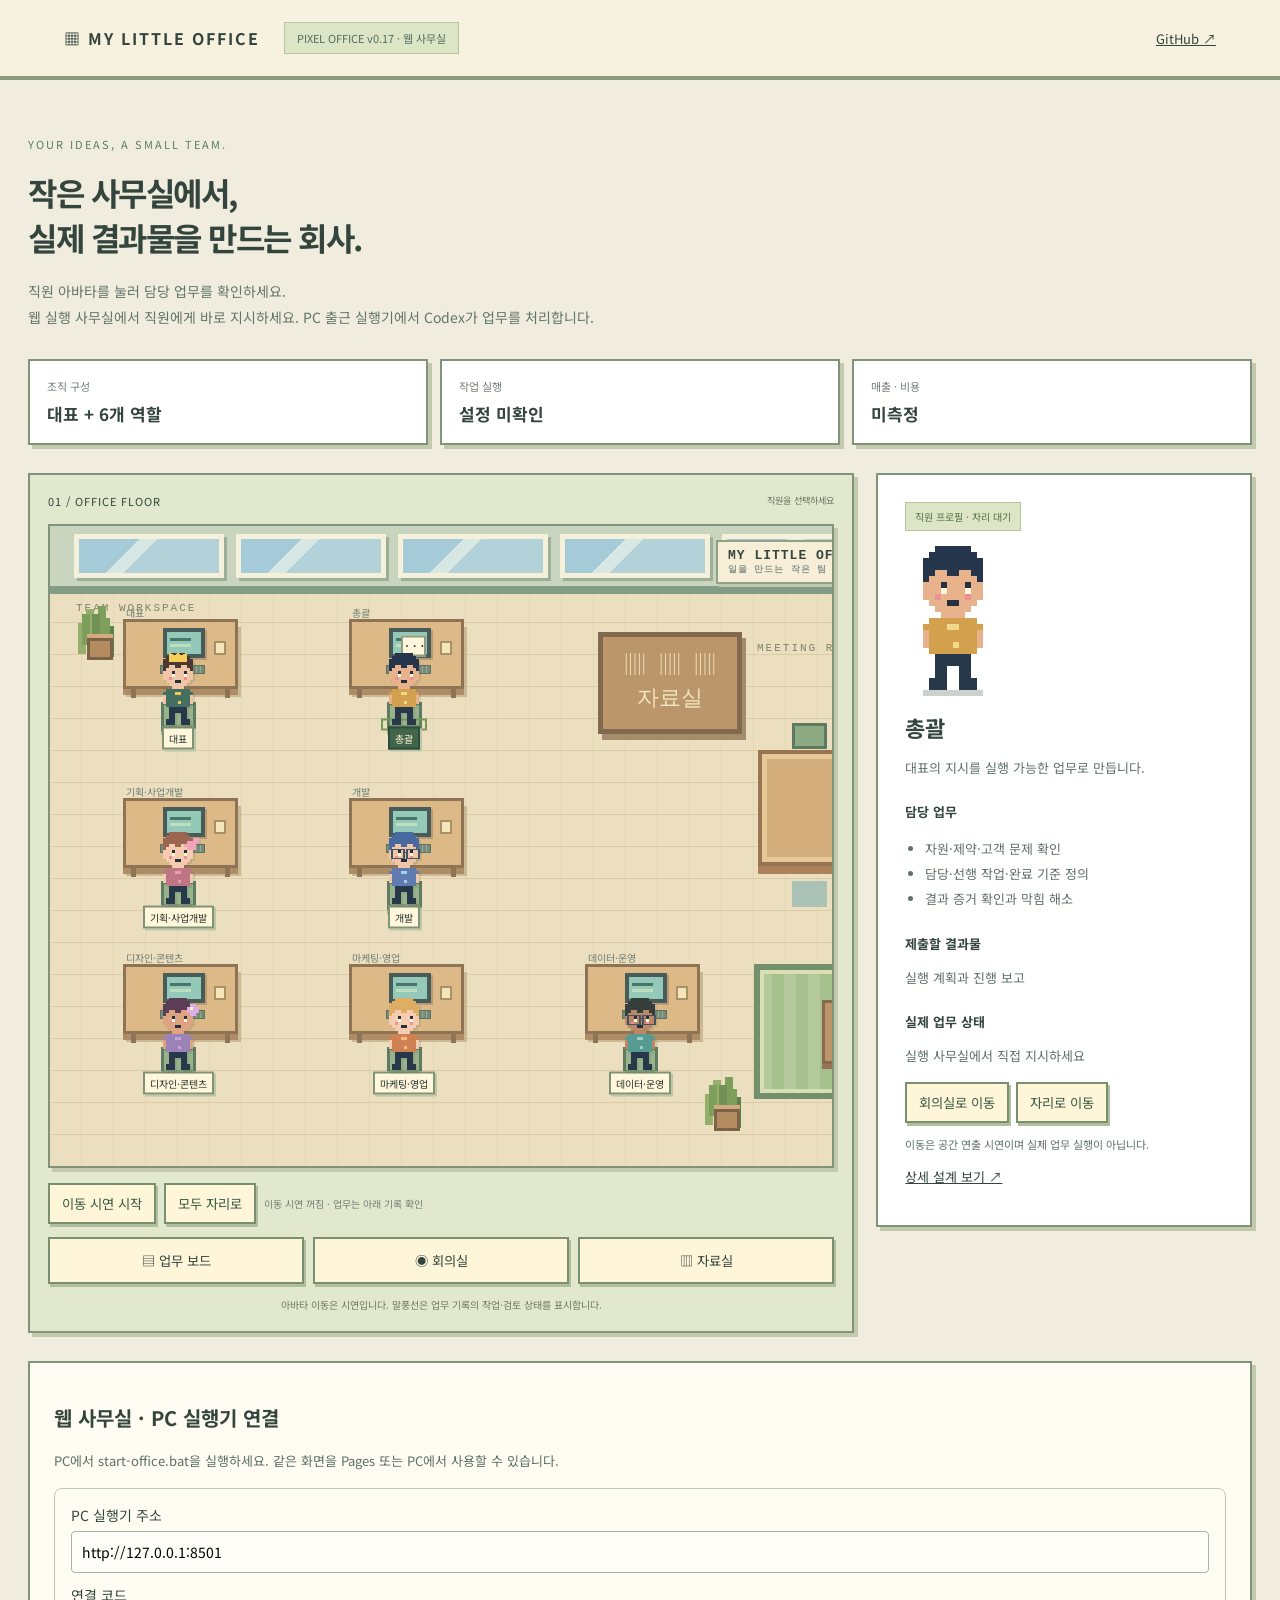
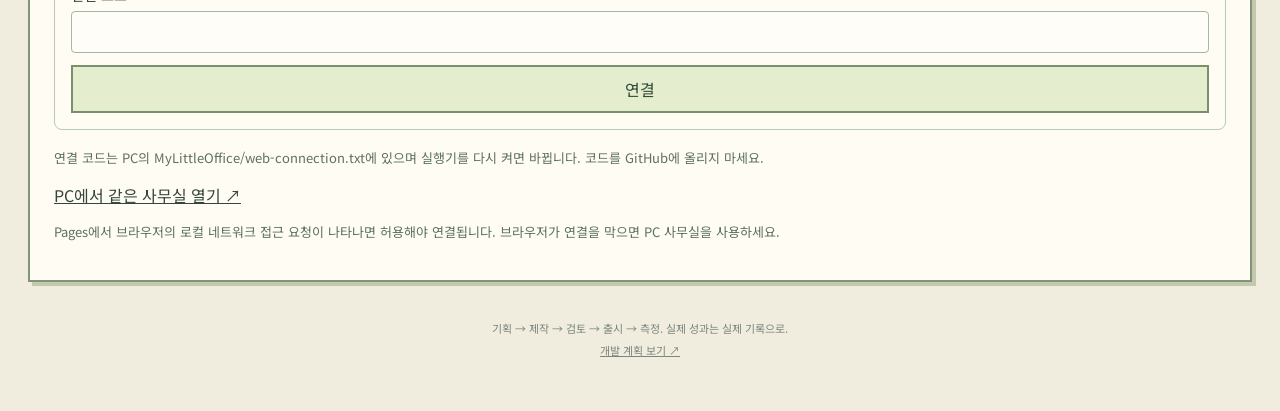
<file: site/index.html>
<!doctype html>
<html lang="ko"><head><meta charset="UTF-8"><meta name="viewport" content="width=device-width,initial-scale=1"><title>My Little Office · 작은 AI 회사</title><link rel="stylesheet" href="style.css?v=0.17"></head>
<body><header><a class="brand" href="#office">▦ MY LITTLE OFFICE</a><span class="badge">PIXEL OFFICE v0.17 · 웹 사무실</span><a href="https://github.com/ryemso/my_little_office">GitHub ↗</a></header>
<main><section class="intro"><p class="eyebrow">YOUR IDEAS, A SMALL TEAM.</p><h1>작은 사무실에서,<br>실제 결과물을 만드는 회사.</h1><p>직원 아바타를 눌러 담당 업무를 확인하세요.<br>웹 실행 사무실에서 직원에게 바로 지시하세요. PC 출근 실행기에서 Codex가 업무를 처리합니다.</p></section>
<div class="metrics"><div><small>조직 구성</small><strong>대표 + 6개 역할</strong></div><div><small>작업 실행</small><strong id="ai-connection">설정 미확인</strong></div><div><small>매출 · 비용</small><strong>미측정</strong></div></div>
<div class="workspace" id="office"><section class="floor" aria-label="사무실"><div class="floor-title"><span>01 / OFFICE FLOOR</span><small>직원을 선택하세요</small></div><div class="scene-scroll"><div class="scene" id="scene" aria-label="직원 아바타가 있는 2D 사무실"><div class="windows"><i></i><i></i><i></i><i></i><i></i></div><div class="wall-sign">MY LITTLE OFFICE <small>일을 만드는 작은 팀</small></div><div class="zone team-zone">TEAM WORKSPACE</div><div class="zone meeting-zone">MEETING ROOM</div><div class="meeting-table"></div><div class="meeting-chairs"></div><div class="shelf">▥ ▥ ▥<br>자료실</div><div class="rug"></div><div class="coffee"><span class="pixel-coffee"></span><small>라운지</small></div><div class="plant p1"><span class="pixel-leaves"></span></div><div class="plant p2"><span class="pixel-leaves"></span></div><div class="plant p3"><span class="pixel-leaves"></span></div><div id="furniture"></div><div class="desks" id="desks"></div></div></div><div class="scene-controls"><button id="demo-toggle" aria-pressed="false">이동 시연 시작</button><button id="return-desks">모두 자리로</button><span id="scene-status" role="status">이동 시연 꺼짐 · 업무는 아래 기록 확인</span></div><div class="rooms"><button data-view="workflow">▤ 업무 보드</button><button data-view="decisions">◉ 회의실</button><button data-view="library">▥ 자료실</button></div><p class="floor-note">아바타 이동은 시연입니다. 말풍선은 업무 기록의 작업·검토 상태를 표시합니다.</p></section>
<section class="detail" aria-live="polite" id="detail"></section></div>
<section class="ai-panel" id="work-panel" aria-label="AI 업무 연결"></section><footer>기획 → 제작 → 검토 → 출시 → 측정. 실제 성과는 실제 기록으로.<br><a href="https://github.com/ryemso/my_little_office/blob/main/docs/ROADMAP.md">개발 계획 보기 ↗</a></footer></main><script src="app.js?v=0.17"></script><script src="runtime.js?v=0.19.5"></script></body></html>
</file>
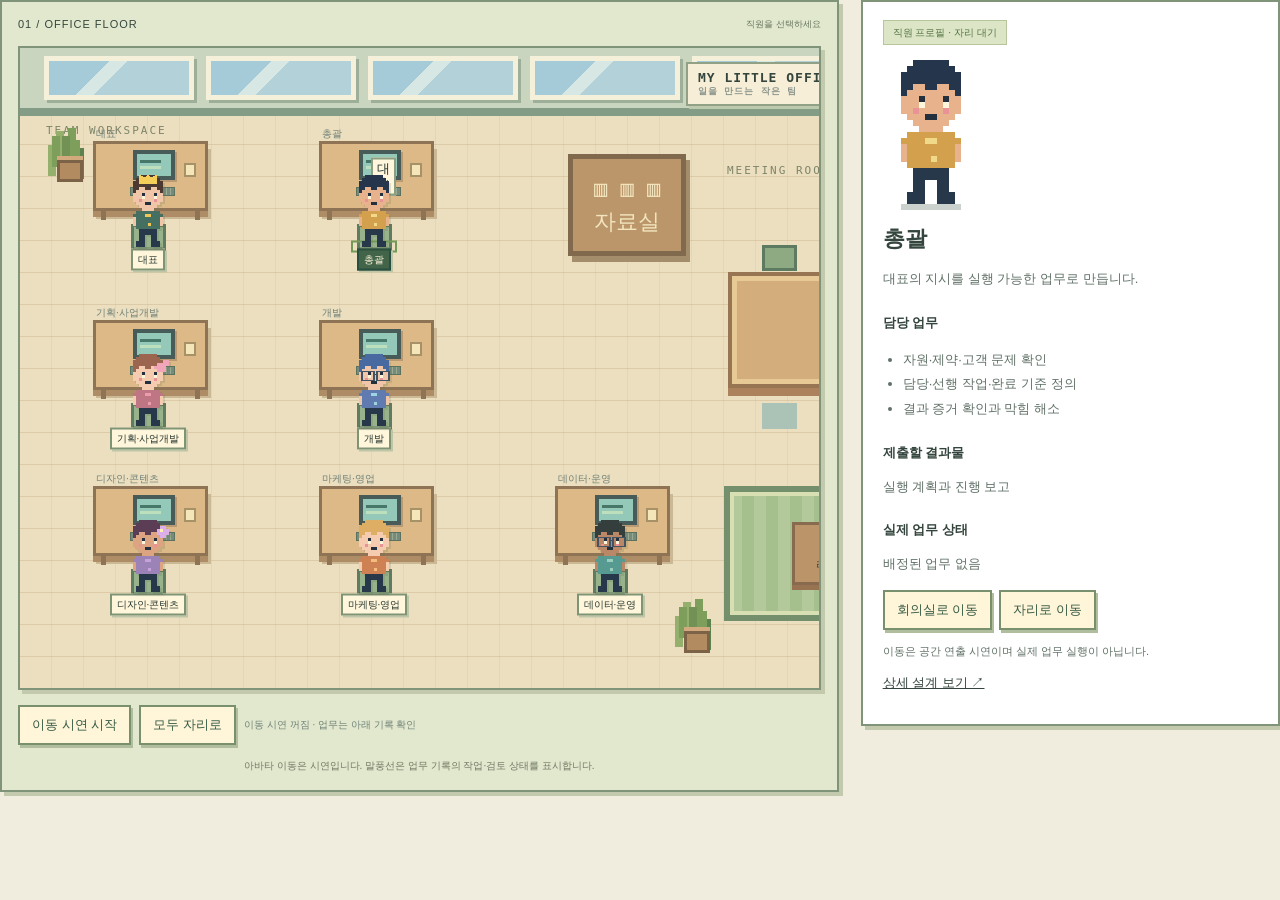
<file: office/component/index.html>
<!doctype html><html lang="ko"><meta charset="utf-8"><style>:root{font-family:'Noto Sans KR',sans-serif;color:#26362f;background:#f5f5ef}*{box-sizing:border-box}body{margin:0}a{color:inherit}header{display:flex;align-items:center;gap:24px;padding:22px 5%;border-bottom:1px solid #dce1d6;background:#fcfcf8}.brand{font-weight:700;text-decoration:none;letter-spacing:1px}header>a:last-child{margin-left:auto;font-size:13px}.badge{font-size:11px;color:#586a5f;background:#e6ecdf;padding:7px 12px;border-radius:30px}main{max-width:1240px;margin:auto;padding:45px 28px}.eyebrow{font-size:11px;letter-spacing:2px;color:#5c7d66}.intro h1{font-size:clamp(27px,4vw,42px);line-height:1.4;letter-spacing:-1.5px;margin:18px 0}.intro>p:last-child{color:#64756a;line-height:1.9;font-size:14px}.metrics{display:flex;gap:12px;margin:28px 0}.metrics>div{flex:1;border:1px solid #dce1d6;border-radius:12px;background:white;padding:17px}.metrics small{display:block;color:#728075;font-size:11px}.metrics strong{display:block;font-size:17px;margin-top:7px}.workspace{display:grid;grid-template-columns:1.5fr 1fr;gap:22px;align-items:start}.floor{padding:25px;border:1px solid #ced6c5;border-radius:18px;background:repeating-linear-gradient(0deg,#e9e3d2 0,#e9e3d2 46px,#dfd7c2 47px,#dfd7c2 48px)}.floor-title{display:flex;justify-content:space-between;font-size:11px;letter-spacing:1px;margin-bottom:23px}.floor-title small{letter-spacing:0;color:#68755e}.desks{display:grid;grid-template-columns:repeat(3,1fr);gap:20px 14px}.desk{position:relative;cursor:pointer;border:1px solid #c2c9b6;border-radius:12px;background:#fafbf5;padding:18px 9px 15px;box-shadow:0 6px 0 #c3bda8;min-height:140px;color:inherit;font-family:inherit}.desk.active{outline:3px solid #3a6951;background:#f0f7e9}.desk .avatar{display:block;font-size:30px;margin:0 auto 8px}.desk strong{display:block;font-size:12px}.desk small{display:block;font-size:10px;margin-top:8px;color:#72816b}.desk:first-child{grid-column:span 3;min-height:90px;background:#e2ecd7}.rooms{display:flex;gap:9px;margin-top:29px}.rooms button{flex:1;padding:12px 4px;background:#f9f8ed;border:1px solid #c7c5ae;border-radius:7px;cursor:pointer;color:inherit;font-family:inherit}.floor-note{font-size:10px;color:#727863;text-align:center;margin:20px 0 0}.detail{padding:27px;background:white;border:1px solid #dce1d6;border-radius:18px;min-height:440px}.detail h2{font-size:24px;margin:10px 0 12px}.detail p,.detail li{font-size:13px;line-height:1.9;color:#617167}.detail h3{font-size:13px;margin:22px 0 8px}.detail ul,.detail ol{padding-left:20px}.tag{font-size:10px;background:#edf2e7;padding:6px 9px;border-radius:5px;color:#557344}.doc{display:block;margin:12px 0;font-size:13px}.flow{display:flex;flex-wrap:wrap;gap:7px}.flow span{font-size:12px;padding:9px;background:#edf2e7;border-radius:7px}footer{margin:35px 0 5px;text-align:center;font-size:11px;color:#7b867d;line-height:2}button:focus-visible,a:focus-visible{outline:3px solid #3a6951;outline-offset:3px}@media(max-width:760px){header{padding:18px;flex-wrap:wrap;gap:12px}.badge{order:3}main{padding:28px 16px}.workspace{grid-template-columns:1fr}.metrics{gap:6px}.metrics>div{padding:12px 8px}.metrics strong{font-size:13px}.floor{padding:19px}.desks{gap:18px 9px}.desk{min-height:135px}.detail{min-height:0}}

/* Spatial office: original code-native avatars and furniture. */
.workspace{grid-template-columns:minmax(0,2.2fr) minmax(280px,1fr)}main{max-width:1540px}.intro h1{font-size:32px}.intro{margin-bottom:20px}.floor{padding:18px;background:#eceee8;min-width:0}.floor-title{margin-bottom:15px}.scene-scroll{overflow:auto;border-radius:12px;border:1px solid #cdd5ca}.scene{width:960px;height:640px;position:relative;background:repeating-linear-gradient(0deg,transparent,transparent 47px,#deded5 48px),repeating-linear-gradient(90deg,#eeeee5,#eeeee5 47px,#e2e2d8 48px);isolation:isolate;overflow:hidden}.windows{height:68px;background:#e6e7ed;border-bottom:10px solid #c4c5cc;display:flex;gap:14px;padding:9px 28px}.windows i{width:150px;background:linear-gradient(135deg,#dceaf2 40%,#eff9fe 41%,#d5e9f2 70%);border:6px solid #fcfcff;box-shadow:0 2px 0 #b9c4cd}.wall-sign{position:absolute;left:645px;top:20px;font-weight:700;letter-spacing:2px;background:#fafbf6;padding:8px 18px;border-radius:4px;font-size:13px}.wall-sign small{display:block;font-size:9px;letter-spacing:1px;color:#8b958d}.zone{position:absolute;font-size:10px;letter-spacing:2px;color:#8a9a94}.team-zone{top:76px;left:26px}.meeting-zone{left:707px;top:116px}.meeting-table{position:absolute;left:708px;top:224px;width:195px;height:116px;border-radius:40px;background:#c5aa88;box-shadow:0 9px 0 #aa9176,inset 0 0 0 7px #ddc7a7}.meeting-chairs{position:absolute;left:742px;top:197px;width:35px;height:26px;border-radius:8px;background:#abc3b7;box-shadow:72px 0 #abc3b7,0 158px #abc3b7,72px 158px #abc3b7}.shelf{position:absolute;left:548px;top:106px;background:#b4a18c;color:#f6f0df;border:6px solid #c8b79f;border-radius:4px;padding:13px 21px;font-size:22px;line-height:1.5;text-align:center;box-shadow:0 5px #8f897c}.rug{position:absolute;left:704px;top:438px;width:204px;height:135px;border-radius:35px;background:#d9e3db;border:5px solid #c6d5c9}.coffee{position:absolute;left:772px;top:474px;background:#c2aa8f;border-radius:50%;padding:10px 20px;font-size:26px;box-shadow:0 5px #ad987d}.coffee small{display:block;font-size:10px}.plant{position:absolute;font-size:45px}.p1{top:81px;left:25px}.p2{top:88px;left:884px}.p3{top:552px;left:652px}.workdesk{position:absolute;width:115px;height:70px;background:#fdfcf9;border:2px solid #cbc7bb;border-radius:5px;box-shadow:0 6px 0 #bab9ad}.monitor{position:absolute;left:37px;top:6px;width:42px;height:30px;border:4px solid #53616b;border-radius:2px;background:#c9e2e8}.monitor i{display:block;width:21px;height:3px;background:#8ebcc7;box-shadow:0 6px #b0ccd4;margin:6px 3px}.monitor:after{content:'';position:absolute;left:13px;top:26px;width:9px;height:6px;background:#7b8589}.keyboard{position:absolute;left:34px;top:43px;width:45px;height:9px;background:repeating-linear-gradient(90deg,#ddd 0,#ddd 3px,#fff 4px);border:1px solid #bfc4c4}.mug{position:absolute;right:9px;top:19px;width:12px;height:14px;border-radius:3px;background:#8fa99a}.workdesk small{position:absolute;left:0;top:-17px;font-size:10px;color:#6e7f76}.chair{position:absolute;width:35px;height:29px;background:#c4cec6;border:3px solid #eaf0ea;border-radius:9px;box-shadow:0 5px #a9b5ae}.desks{display:contents}.employee{position:absolute;transform:translate(-50%,-50%);padding:0;width:66px;height:68px;border:0;background:none;cursor:pointer;display:flex;align-items:center;flex-direction:column;font-family:inherit;color:#26362f}.employee svg{flex:none;filter:drop-shadow(0 2px 1px #64786b20)}.employee .nameplate{font-size:10px;white-space:nowrap;background:#fffef5ed;border:1px solid #d8dfd3;border-radius:5px;padding:2px 7px;margin-top:-1px}.employee.active .nameplate{background:#294f40;color:white;border-color:#294f40}.employee.active:after{content:'';width:39px;height:12px;border:2px solid #61aa88;border-radius:50%;position:absolute;top:44px;z-index:-1}.bubble{position:absolute;top:-17px;left:36px;background:white;border:1px solid #cad8cb;border-radius:7px;font-size:13px;line-height:17px;width:25px;opacity:0}.employee:hover .bubble,.employee.active .bubble{opacity:1}.walking .person{animation:step .25s infinite alternate}.walking .bubble{opacity:1}.scene-controls{display:flex;gap:8px;align-items:center;flex-wrap:wrap;margin:15px 0 0}.scene-controls button,.profile-actions button{padding:9px 12px;border:1px solid #b8c8bb;border-radius:7px;background:white;font-family:inherit;color:#365b45;cursor:pointer}.scene-controls span{font-size:10px;color:#718177}.rooms{margin-top:13px}.profile-avatar svg{width:70px;height:98px;image-rendering:pixelated}.profile-avatar{margin-top:25px}.profile-actions{display:flex;gap:7px;flex-wrap:wrap}.hint{font-size:11px!important}.floor-note{margin:12px 0 0}@keyframes step{from{transform:translateY(0)}to{transform:translateY(-2px)}}@media(prefers-reduced-motion:reduce){.walking .person{animation:none}}@media(max-width:1100px){.workspace{grid-template-columns:1fr}.detail{min-height:0}.scene{transform-origin:top left}.scene-scroll{max-height:660px}}@media(max-width:600px){.intro h1{font-size:25px}.scene-scroll{height:420px}.scene{transform:scale(.72);width:960px}.scene-scroll{overflow:auto}.floor{padding:12px}.detail{padding:22px}}

/* Soft chibi proportions, round faces and larger profile preview. */
.employee svg{width:48px;height:58px}.profile-avatar svg{width:88px;height:106px;image-rendering:auto}.employee.active:after{width:44px;top:47px}.employee:hover svg{filter:drop-shadow(0 3px 3px #64786b45)}

/* v0.3: original 8/16-bit office art. */
:root{background:#f0eddf;color:#34453d}header{background:#f7f2df;border-bottom:4px solid #8b9c7e}.brand{letter-spacing:2px}.badge,.tag{border-radius:0;background:#dce6c7;border:1px solid #b6c59c}.metrics>div,.floor,.detail,.scene-scroll{border-radius:0;border:2px solid #80947a;box-shadow:4px 4px 0 #c3c9ad}.floor{background:#e1e8ce}.scene{height:640px;background:repeating-linear-gradient(0deg,transparent 0,transparent 31px,#ccb78e 32px),repeating-linear-gradient(90deg,#ecdfbf 0,#ecdfbf 31px,#dccca6 32px)}.windows{background:#cad5bf;border-bottom:8px solid #839c85;padding:8px 24px;gap:12px;height:68px}.windows i{background:linear-gradient(135deg,#a6cbd8 35%,#d6e7e4 35%,#d6e7e4 45%,#b3d1d8 45%);border:5px solid #f5f0da;box-shadow:3px 3px #9eaf99}.wall-sign{border-radius:0;background:#f7eed7;border:2px solid #90a185;box-shadow:3px 3px #bdc9ad;font-family:monospace;letter-spacing:1px;font-size:13px;left:666px;top:14px;padding:6px 10px}.zone{color:#7d8469;font-family:monospace;font-size:11px}.workdesk{border-radius:0;background:#dcb987;border:3px solid #8e7355;box-shadow:0 6px #ae8c65,3px 8px #cbb895}.workdesk:after{content:'';position:absolute;left:5px;right:5px;bottom:-12px;height:9px;border-left:5px solid #8e7355;border-right:5px solid #8e7355}.monitor{border-radius:0;border:4px solid #475b58;background:#94c9ba;box-shadow:2px 2px #b99a72}.monitor i{background:#477768;box-shadow:0 6px #bddfbc}.keyboard{background:repeating-linear-gradient(90deg,#778b7c 0,#778b7c 3px,#b9c9a7 4px);border-color:#5c725f}.mug{border-radius:0;background:#f5e6ba;border:2px solid #a69266}.chair{border-radius:0;background:#98b28b;border:3px solid #5f7b61;box-shadow:0 4px #a9b796}.meeting-table{border-radius:0;background:#d3ae7c;border:4px solid #977553;box-shadow:0 8px #ab825c,inset 0 0 0 5px #e7c996}.meeting-chairs{border-radius:0;background:#8daa83;border:3px solid #5d7b61}.shelf{border-radius:0;background:#ba966a;border:5px solid #80694d;color:#f2e4bd;box-shadow:4px 6px #a38d6a;font-family:monospace}.rug{border-radius:0;background:repeating-linear-gradient(90deg,#b3c99c 0,#b3c99c 12px,#a5c08d 12px,#a5c08d 24px);border:6px solid #748f6b;box-shadow:inset 0 0 0 4px #d7dfb3}.coffee{border-radius:0;background:#bc9469;border:3px solid #886b4e;box-shadow:0 5px #977351;font-size:16px;width:77px;text-align:center}.plant{width:40px;height:53px;font-size:0}.plant:after{content:'';position:absolute;left:12px;top:31px;width:20px;height:16px;background:#b28b60;border:3px solid #7c6347;box-shadow:0 -4px #d3aa7d}.pixel-leaves{position:absolute;left:17px;top:7px;width:8px;height:31px;background:#729154;box-shadow:-10px 0 #7e9e5b,10px 4px #7e9e5b,-14px 9px #95af6d,14px 12px #5e824d,-6px -5px #95af6d,6px -8px #7e9e5b}.pixel-coffee{display:block;margin:0 auto 5px;width:18px;height:18px;background:#f9f0d3;border:3px solid #735b43;box-shadow:5px 0 #efe0b6}.employee{width:78px;height:85px}.employee svg{width:48px;height:75px;image-rendering:pixelated;filter:drop-shadow(2px 2px 0 #65755230)}.employee .nameplate{border-radius:0;border:2px solid #7f9474;font-size:10px;padding:2px 5px;background:#fff6db;box-shadow:2px 2px #bfc6a7}.employee.active .nameplate{background:#426449;color:#fff6dc}.employee.active:after{border-radius:0;top:66px;width:42px;height:8px;border-color:#739958}.bubble{border-radius:0;border:2px solid #8c9e7f;font-family:monospace;background:#fff6dd}.profile-avatar svg{width:96px;height:150px;image-rendering:pixelated}.pose{display:none}.pose-front{display:inline}.employee[data-facing=up] .pose{display:none}.employee[data-facing=up] .pose-back{display:inline}.employee[data-facing=up] .accessory{display:none}.employee[data-facing=right] .pose,.employee[data-facing=left] .pose{display:none}.employee[data-facing=right] .pose-side,.employee[data-facing=left] .pose-side{display:inline}.employee[data-facing=left] .person{transform:translateX(16px) scaleX(-1)}.employee[data-facing=left] .accessory,.employee[data-facing=right] .accessory{display:none}.walking .person{animation:none}.walking[data-frame='1'] svg{transform:translateY(-3px)}.walking[data-frame='1'] .pose rect:nth-last-child(-n+12){transform:translateY(-1px)}.rooms button,.scene-controls button,.profile-actions button{border-radius:0;border:2px solid #78906e;box-shadow:2px 3px #b1be9d;background:#fff5d9}.rooms button:active,.scene-controls button:active,.profile-actions button:active{transform:translate(1px,2px);box-shadow:none}.flow span{border-radius:0;border:1px solid #abbc97}.detail h2{font-size:22px}.floor-note{line-height:1.7}.profile-avatar{margin-top:20px}@media(prefers-reduced-motion:reduce){.walking[data-frame='1'] svg,.walking[data-frame='1'] .pose rect{transform:none}} 

.ai-panel{margin-top:28px;background:#fffdf3;padding:24px;border:2px solid #80947a;box-shadow:4px 4px #c3c9ad}.ai-panel p,.ai-panel li{font-size:13px;line-height:1.8;color:#5c7061}.ai-panel h2{font-size:20px}.ai-panel .section-heading{display:flex;justify-content:space-between;gap:16px;flex-wrap:wrap}.task-inputs{display:grid;grid-template-columns:200px 1fr;gap:16px}.task-inputs label{display:flex;flex-direction:column;gap:8px;font-size:13px}.task-inputs select,.task-inputs textarea{width:100%;padding:12px;border:1px solid #8c9e7b;background:white;font:inherit;color:inherit}.ai-panel button{padding:10px 14px;background:#e5edcf;border:2px solid #78906e;color:#304c36;font:inherit;cursor:pointer}.task-result{border-top:1px solid #c3ccb7;padding:18px 0}.task-result pre{white-space:pre-wrap;overflow-wrap:anywhere;font:13px/1.9 monospace;background:#f0f1e7;padding:16px}.ai-working .bubble{opacity:1;background:#d8edb6}.ai-working .monitor{animation:none}@media(max-width:650px){.task-inputs{grid-template-columns:1fr}}

/* Owner decision marker: a static, keyboard-accessible alert above the avatar. */
.owner-alert{position:absolute;left:20px;top:-26px;z-index:30;min-width:34px;height:32px;padding:1px 8px;background:#fff0a8;color:#6c321e;border:3px solid #965c32;box-shadow:3px 3px 0 #c9ab6b;font:bold 24px/24px monospace;pointer-events:none}.owner-alert[hidden]{display:none!important}.owner-alert:after{content:'';position:absolute;left:10px;bottom:-8px;width:8px;height:8px;background:#fff0a8;border-right:2px solid #965c32;border-bottom:2px solid #965c32;transform:rotate(45deg)}.owner-count{position:absolute;top:-10px;right:-20px;background:#ad4436;border:2px solid #77372d;color:#fff8e8;padding:1px 4px;font:bold 11px/14px monospace;min-width:19px}.employee.needs-attention .nameplate{border-color:#965c32;background:#fff0a8;color:#6c321e}.employee.needs-attention .bubble{opacity:0}
/* The existing pixel scene remains intact; only the operational web forms are added. */
#work-panel form{display:grid;gap:12px;margin:16px 0;padding:16px;border:1px solid #b9c8bc;border-radius:8px}
#work-panel label{display:grid;gap:6px;font-size:14px}#work-panel label:has(input[type=checkbox]){display:flex;align-items:center}
#work-panel input,#work-panel select,#work-panel textarea{font:inherit;padding:10px;border:1px solid #a5b5a8;background:#fffdf7;border-radius:4px;max-width:100%;min-width:0}
#work-panel textarea{min-height:100px;resize:vertical}#work-panel details{padding:14px 0;border-top:1px solid #cbd2c9}#work-panel summary{cursor:pointer;font-weight:bold}
#work-panel pre{white-space:pre-wrap;overflow-wrap:anywhere;max-height:45vh;overflow:auto}
#runtime-chat{max-height:60vh;overflow:auto}#runtime-dialog{width:min(880px,90vw);max-height:85vh;overflow:auto;border:2px solid #487662;background:#f5f1e8;border-radius:12px}#runtime-dialog::backdrop{background:#14291c99}
#runtime-notice{white-space:pre-wrap}#runtime-source-picker{max-height:150px;overflow:auto}body{background:transparent}.workspace{grid-template-columns:minmax(0,2fr) minmax(230px,1fr)}.floor{padding:16px}.detail{padding:20px}.scene-scroll{max-width:100%}.rooms{display:none}@media(max-width:850px){.workspace{grid-template-columns:1fr}.detail{display:none}}</style><body><div class="workspace" id="office"><section class="floor" aria-label="사무실"><div class="floor-title"><span>01 / OFFICE FLOOR</span><small>직원을 선택하세요</small></div><div class="scene-scroll"><div class="scene" id="scene" aria-label="직원 아바타가 있는 2D 사무실"><div class="windows"><i></i><i></i><i></i><i></i><i></i></div><div class="wall-sign">MY LITTLE OFFICE <small>일을 만드는 작은 팀</small></div><div class="zone team-zone">TEAM WORKSPACE</div><div class="zone meeting-zone">MEETING ROOM</div><div class="meeting-table"></div><div class="meeting-chairs"></div><div class="shelf">▥ ▥ ▥<br>자료실</div><div class="rug"></div><div class="coffee"><span class="pixel-coffee"></span><small>라운지</small></div><div class="plant p1"><span class="pixel-leaves"></span></div><div class="plant p2"><span class="pixel-leaves"></span></div><div class="plant p3"><span class="pixel-leaves"></span></div><div id="furniture"></div><div class="desks" id="desks"></div></div></div><div class="scene-controls"><button id="demo-toggle" aria-pressed="false">이동 시연 시작</button><button id="return-desks">모두 자리로</button><span id="scene-status" role="status">이동 시연 꺼짐 · 업무는 아래 기록 확인</span></div><div class="rooms"><button data-view="workflow">▤ 업무 보드</button><button data-view="decisions">◉ 회의실</button><button data-view="library">▥ 자료실</button></div><p class="floor-note">아바타 이동은 시연입니다. 말풍선은 업무 기록의 작업·검토 상태를 표시합니다.</p></section>
<section class="detail" aria-live="polite" id="detail"></section></div>
<script>const base='https://github.com/ryemso/my_little_office/blob/main/docs/';
const roles=[
{id:'ceo',name:'대표',icon:'👑',goal:'회사 목표와 중요한 결정을 맡습니다.',jobs:['사업·목표·예산 결정','검토된 제안에 피드백','필요한 외부 행동 승인'],out:'결정과 이유, 적용 범위',doc:'COMPANY'},
{id:'lead',name:'총괄',icon:'🧭',goal:'대표의 지시를 실행 가능한 업무로 만듭니다.',jobs:['자원·제약·고객 문제 확인','담당·선행 작업·완료 기준 정의','결과 증거 확인과 막힘 해소'],out:'실행 계획과 진행 보고',doc:'ROLES'},
{id:'plan',name:'기획·사업개발',icon:'💡',goal:'고객 문제를 찾아 판매 가능한 상품과 기능을 정의합니다.',jobs:['고객·문제·대안 조사','상품·가격 가설과 요구사항','검증 지표·중단 기준 정의'],out:'사업 제안과 기능 명세',doc:'ROLES'},
{id:'dev',name:'개발',icon:'💻',goal:'게임을 포함한 다양한 제품과 기능을 실제로 구현합니다.',jobs:['웹·앱·게임·자동화 도구 제작','API·DB·관리자 화면·분석 기능','오류 수정·테스트·유지보수'],out:'작동 코드, 테스트 결과, 사용 안내',doc:'ROLES'},
{id:'design',name:'디자인·콘텐츠',icon:'🎨',goal:'고객이 이해하고 사용할 수 있는 화면과 콘텐츠를 만듭니다.',jobs:['화면·시각 자산 설계','제품 설명과 사용 안내','모바일·접근성 확인'],out:'화면과 콘텐츠 자산',doc:'ROLES'},
{id:'market',name:'마케팅·영업',icon:'📣',goal:'고객 접점과 판매 실험을 설계합니다.',jobs:['고객 채널 조사','홍보 문안·판매 페이지 준비','유입·문의·구매 실험 설계'],out:'홍보 소재와 판매 실험 계획',doc:'ROLES'},
{id:'data',name:'데이터·운영',icon:'📊',goal:'실제 기록으로 성과와 비용을 확인합니다.',jobs:['지표 정의·데이터 검증','사용·매출·비용 분석','문의·운영 문제 정리'],out:'원천과 한계를 설명하는 분석 보고',doc:'ROLES'}
];

let officeTasks=[];
const detail=document.querySelector('#detail'),desks=document.querySelector('#desks');
const appearances=[
 {hair:'#4b3932',shirt:'#456f60',style:'short',skin:'#f1c5a8'},
 {hair:'#24354c',shirt:'#d3a04e',style:'short',skin:'#e8b38c'},
 {hair:'#9b6550',shirt:'#be7685',style:'long',skin:'#f5ccb0'},
 {hair:'#496aa0',shirt:'#607baf',style:'short',skin:'#f1c5a8'},
 {hair:'#5c3d56',shirt:'#9b83b8',style:'long',skin:'#dca480'},
 {hair:'#dfae65',shirt:'#ce8254',style:'short',skin:'#f5ccb0'},
 {hair:'#343e3d',shirt:'#579a92',style:'short',skin:'#bb8867'}
];
// Original 16 x 24 pixel characters; no third-party avatar assets.
function sprite(a,i){
const palette={H:a.hair,S:a.skin,C:a.shirt,D:'#26384a',E:'#24303d',W:'#fff5db',B:'#e99396',A:['#efc657','#f0da8a','#ed9cae','#9cd4e2','#c6a2dd','#f3bd7d','#99cebe'][i]};
const front=[
'.....HHHHHH.....','....HHHHHHHH....','...HHHHHHHHHH...','...HHHHHHHHHH...',
'...HHSSHHSSHH...','...HSSSSSSSSH...','...SSSESSSESS...', '...SSSWSSSWSS...',
'...SSBSSSSBSS...','....SSSEESSS....','.....SSSSSS.....','......SSSS......',
'....CCCCCCCC....','...CCCCAACCCC...','...SCCCCCCCCS...','...SCCCCCCCCS...',
'...SCCCCACCCS...','....CCCCCCCC....','.....DDDDDD.....','.....DDDDDD.....',
'.....DD..DD.....','.....DD..DD.....','....DDD..DDD....','....DDD..DDD....'];
const back=front.map((line,y)=>y<11?line.replace(/[SEWB]/g,'H'):y<18?line.replace(/A/g,'C'):line);
const side=[
'.....HHHHHH.....','....HHHHHHHH....','....HHHHHHHHH...','....HHHHHHHHH...',
'....HHHHSSSSH...','....HHHSSSSSS...','....HHHSSSESSS..','....HHHSSSWSSS..',
'....HHSSSBSSS...','.....SSSSSSS....','......SSSSS.....','......SSSS......',
'.....CCCCCC.....','.....CCACCCC....','.....CCCSCCC....','.....CCCSCCC....',
'.....CCCSCCC....','.....CCCCCCC....','......DDDDD.....','......DDDDD.....',
'......DD.DD.....','......DD.DD.....','.....DDD.DDD....','.....DDD.DDD....'];
function draw(rows,kind){let out='';rows.forEach((row,y)=>[...row].forEach((c,x)=>{if(palette[c])out+=`<rect x="${x}" y="${y}" width="1" height="1" fill="${palette[c]}"/>`;}));return `<g class="pose pose-${kind}">${out}</g>`;}
let accessory='';if(i===0)accessory='<path d="M5 1V0l2 1 1-1 1 1 2-1v3H5z" fill="#f5ce59"/>';
if(i===2)accessory='<path d="M11 3h3v3h-3zM10 4h1v1h-1zM13 2h2v2h-2z" fill="#f1a5b9"/>';
if(i===4)accessory='<path d="M12 2h2v4h-2zM11 3h4v2h-4z" fill="#dcafea"/><rect x="12" y="3" width="1" height="1" fill="#fff1b0"/>';
if(i===3||i===6)accessory+='<path d="M4 6h4v3H4zM9 6h4v3H9zM8 7h1" fill="none" stroke="#425364" stroke-width=".6"/>';
return `<svg class="pixel-avatar" viewBox="0 0 16 25" width="48" height="75" aria-hidden="true" shape-rendering="crispEdges"><path d="M3 24h10v1H3z" fill="#304b39" opacity=".25"/><g class="person">${draw(front,'front')}${draw(back,'back')}${draw(side,'side')}<g class="accessory">${accessory}</g></g></svg>`;
}

const positions=[[128,169],[354,169],[128,348],[354,348],[128,514],[354,514],[590,514]];
const people=roles.map((r,i)=>({...r,x:positions[i][0],y:positions[i][1],home:positions[i],motion:'자리 대기'}));
document.querySelector('#furniture').innerHTML=people.map((p,i)=>`<div class="workdesk" style="left:${p.x-55}px;top:${p.y-76}px"><span class="monitor"><i></i></span><span class="keyboard"></span><span class="mug"></span><small>${p.name}</small></div><div class="chair" style="left:${p.x-17}px;top:${p.y+7}px"></div>`).join('');
desks.innerHTML=people.map((p,i)=>`<button class="employee" data-role="${p.id}" data-facing="down" style="left:${p.x}px;top:${p.y}px;--accent:${appearances[i].shirt}" aria-label="${p.name} 아바타 선택"><span class="bubble" aria-hidden="true">···</span>${p.id==='ceo'?'<span class="owner-alert" hidden aria-hidden="true">!<span class="owner-count"></span></span>':''}${sprite(appearances[i],i)}<span class="nameplate">${p.name}</span></button>`).join('');
let selected='lead',demo=false,timers=[];
function showRole(id){selected=id;const r=people.find(r=>r.id===id);document.querySelectorAll('.employee').forEach(b=>b.classList.toggle('active',b.dataset.role===id));detail.innerHTML='<span class="tag">직원 프로필 · '+(demo?'이동 시연':'자리 대기')+'</span><div class="profile-avatar">'+sprite(appearances[people.indexOf(r)],people.indexOf(r))+'</div><h2>'+r.name+'</h2><p>'+r.goal+'</p><h3>담당 업무</h3><ul>'+r.jobs.map(j=>'<li>'+j+'</li>').join('')+'</ul><h3>제출할 결과물</h3><p>'+r.out+'</p><h3>실제 업무 상태</h3><p id="employee-task-state">업무 기록 확인 중</p><div class="profile-actions"><button id="go-meeting">회의실로 이동</button><button id="go-home">자리로 이동</button></div><p class="hint">이동은 공간 연출 시연이며 실제 업무 실행이 아닙니다.</p><a class="doc" href="'+base+r.doc+'.md">상세 설계 보기 ↗</a>';document.querySelector('#go-meeting').onclick=()=>moveMeeting(r);document.querySelector('#go-home').onclick=()=>walk(r,[...r.home]);renderAIUI();}
const movement=new Map();
function walk(p,target){const old=movement.get(p.id);if(old)cancelAnimationFrame(old);const el=document.querySelector('[data-role="'+p.id+'"]');el.classList.add('walking');p.motion='이동 시연';const path=[[p.x,p.y+48],[target[0],p.y+48],[target[0],target[1]]];let last=performance.now();function step(now){const dt=Math.min((now-last)/1000,.05);last=now;const t=path[0],dx=t[0]-p.x,dy=t[1]-p.y,d=Math.hypot(dx,dy),speed=100*dt;if(d>0){el.dataset.facing=Math.abs(dx)>Math.abs(dy)?(dx>0?'right':'left'):(dy>0?'down':'up');el.dataset.frame=String(Math.floor(now/150)%2);}if(d<=speed){p.x=t[0];p.y=t[1];path.shift();}else{p.x+=dx/d*speed;p.y+=dy/d*speed;}el.style.left=p.x+'px';el.style.top=p.y+'px';el.style.zIndex=String(Math.round(p.y)+10);if(path.length){movement.set(p.id,requestAnimationFrame(step));}else{el.classList.remove('walking');el.dataset.frame='0';el.dataset.facing='down';movement.delete(p.id);p.motion='도착';}}movement.set(p.id,requestAnimationFrame(step));}
function moveMeeting(p){const i=people.indexOf(p);walk(p,[730+(i%3)*57,237+Math.floor(i/3)*69]);}
function stopDemo(){demo=false;timers.forEach(clearTimeout);timers=[];document.querySelector('#demo-toggle').textContent='이동 시연 시작';document.querySelector('#demo-toggle').setAttribute('aria-pressed','false');document.querySelector('#scene-status').textContent='이동 시연 꺼짐 · 업무는 아래 기록 확인';}
document.querySelector('#demo-toggle').onclick=()=>{if(demo){stopDemo();people.forEach(p=>walk(p,p.home));return;}demo=true;document.querySelector('#demo-toggle').textContent='이동 시연 중지';document.querySelector('#demo-toggle').setAttribute('aria-pressed','true');document.querySelector('#scene-status').textContent='회의실 이동 시연 · 실제 업무 실행 아님';people.forEach((p,i)=>timers.push(setTimeout(()=>moveMeeting(p),i*450)));};
document.querySelector('#return-desks').onclick=()=>{stopDemo();people.forEach(p=>walk(p,p.home));};
desks.addEventListener('click',e=>{const b=e.target.closest('[data-role]');if(b)showRole(b.dataset.role);});
document.querySelectorAll('[data-view]').forEach(b=>b.addEventListener('click',()=>{if(b.dataset.view==='workflow')detail.innerHTML='<span class="tag">WORKFLOW</span><h2>업무 보드</h2><p>아래 AI 업무 기록에서 접수·진행·검토 상태를 확인하세요.</p><div class="flow">'+['할 일','진행 중','검토 중','필요 시 승인','완료'].map(s=>'<span>'+s+'</span>').join('')+'</div><a class="doc" href="'+base+'COMPANY.md">업무 규칙 ↗</a>';else if(b.dataset.view==='decisions')detail.innerHTML='<span class="tag">DECISIONS</span><h2>회의실</h2><p>직원을 선택한 뒤 회의실로 이동시킬 수 있습니다. 현재는 공간 시연입니다.</p><a class="doc" href="'+base+'DECISIONS.md">결정 기록 ↗</a>';else detail.innerHTML='<span class="tag">DOCUMENTS</span><h2>자료실</h2>'+[['COMPANY','회사 및 운영'],['ROLES','직무별 설계'],['ARCHITECTURE','시스템 설계'],['DECISIONS','결정 기록'],['ROADMAP','개발 계획'],['WORKLOG','작업 기록']].map(([id,name])=>'<a class="doc" href="'+base+id+'.md">'+name+' ↗</a>').join('');}));



const labels={awaiting_approval:'게시·배포 승인 대기',delegating:'총괄 진행 관리',blocked:'팀 업무 중단',queued:'대기',running:'작업 중',review:'검토 대기',completed:'완료',cancel_requested:'중단 요청',interrupted:'중단',failed:'실패',quota_wait:'한도 대기',cancelled:'취소'};
function renderAIUI(){
 const activityNames={idle:'대기',talking:'회의',writing:'작성',researching:'조사',executing:'실행',syncing:'연동',error:'오류'};
 for(const p of people){
  const task=officeTasks.find(t=>t.role===p.id),el=document.querySelector('[data-role="'+p.id+'"]'),state=task?.state||'idle';
  el.classList.toggle('ai-working',task?.status==='running'&&!task?.stale);
  el.querySelector('.bubble').textContent=task?.stale?'응답 지연':activityNames[state]||'대기';
  if(task?.state&&p.activity!==state&&!task.stale&&!demo){
   p.activity=state;const i=people.indexOf(p);
   if(state==='talking')walk(p,[730+(i%3)*57,237+Math.floor(i/3)*69]);
   else if(state==='researching')walk(p,[710+(i%3)*58,422+Math.floor(i/3)*48]);
   else walk(p,[...p.home]);
  }
 }
 const state=document.querySelector('#employee-task-state'),task=officeTasks.find(t=>t.role===selected);
 if(state)state.textContent=task?(labels[task.status]||task.status)+(task.stale?' · 실행기 응답 지연':task.detail?' · '+task.detail:''):'배정된 업무 없음';
}
let ownerAttention=0;
function renderOwnerAlert(count){
 ownerAttention=Number.isFinite(Number(count))?Math.max(0,Math.floor(Number(count))):0;
 const owner=document.querySelector('[data-role="ceo"]'),badge=owner.querySelector('.owner-alert');
 badge.hidden=ownerAttention===0;
 badge.querySelector('.owner-count').textContent=ownerAttention>99?'99+':String(ownerAttention);
 owner.classList.toggle('needs-attention',ownerAttention>0);
 owner.setAttribute('aria-label',ownerAttention?'대표 검토·승인함 '+ownerAttention+'건 열기':'대표 검토·승인함 열기');
 owner.setAttribute('title',ownerAttention?'처리할 사안 '+ownerAttention+'건 · 클릭해서 확인':'대표 검토·승인함');
}
function send(type,data){window.parent.postMessage({isStreamlitMessage:true,type,...data},'*');}
window.addEventListener('message',event=>{
 if(event.source!==window.parent||event.data?.type!=='streamlit:render')return;
 const args=event.data.args||{};renderOwnerAlert(args.attention_count);officeTasks=Array.isArray(args.tasks)?args.tasks:[];
 if(roles.some(r=>r.id===args.selected))showRole(args.selected);else renderAIUI();
 send('streamlit:setFrameHeight',{height:Math.min(1150,document.body.scrollHeight+8)});
});
desks.addEventListener('click',event=>{const button=event.target.closest('[data-role]');if(button)send('streamlit:setComponentValue',{value:{role:button.dataset.role,action:button.dataset.role==='ceo'?'open_inbox':'select_role',event_id:Date.now()+':'+Math.random()},dataType:'json'});});
showRole('lead');
send('streamlit:componentReady',{apiVersion:1});
send('streamlit:setFrameHeight',{height:820});
new ResizeObserver(()=>send('streamlit:setFrameHeight',{height:Math.min(1150,document.body.scrollHeight+8)})).observe(document.body);
</script></body></html>
</file>
<file: site/style.css>
@import url('https://fonts.googleapis.com/css2?family=Noto+Sans+KR:wght@400;600;700&display=swap');
:root{font-family:'Noto Sans KR',sans-serif;color:#26362f;background:#f5f5ef}*{box-sizing:border-box}body{margin:0}a{color:inherit}header{display:flex;align-items:center;gap:24px;padding:22px 5%;border-bottom:1px solid #dce1d6;background:#fcfcf8}.brand{font-weight:700;text-decoration:none;letter-spacing:1px}header>a:last-child{margin-left:auto;font-size:13px}.badge{font-size:11px;color:#586a5f;background:#e6ecdf;padding:7px 12px;border-radius:30px}main{max-width:1240px;margin:auto;padding:45px 28px}.eyebrow{font-size:11px;letter-spacing:2px;color:#5c7d66}.intro h1{font-size:clamp(27px,4vw,42px);line-height:1.4;letter-spacing:-1.5px;margin:18px 0}.intro>p:last-child{color:#64756a;line-height:1.9;font-size:14px}.metrics{display:flex;gap:12px;margin:28px 0}.metrics>div{flex:1;border:1px solid #dce1d6;border-radius:12px;background:white;padding:17px}.metrics small{display:block;color:#728075;font-size:11px}.metrics strong{display:block;font-size:17px;margin-top:7px}.workspace{display:grid;grid-template-columns:1.5fr 1fr;gap:22px;align-items:start}.floor{padding:25px;border:1px solid #ced6c5;border-radius:18px;background:repeating-linear-gradient(0deg,#e9e3d2 0,#e9e3d2 46px,#dfd7c2 47px,#dfd7c2 48px)}.floor-title{display:flex;justify-content:space-between;font-size:11px;letter-spacing:1px;margin-bottom:23px}.floor-title small{letter-spacing:0;color:#68755e}.desks{display:grid;grid-template-columns:repeat(3,1fr);gap:20px 14px}.desk{position:relative;cursor:pointer;border:1px solid #c2c9b6;border-radius:12px;background:#fafbf5;padding:18px 9px 15px;box-shadow:0 6px 0 #c3bda8;min-height:140px;color:inherit;font-family:inherit}.desk.active{outline:3px solid #3a6951;background:#f0f7e9}.desk .avatar{display:block;font-size:30px;margin:0 auto 8px}.desk strong{display:block;font-size:12px}.desk small{display:block;font-size:10px;margin-top:8px;color:#72816b}.desk:first-child{grid-column:span 3;min-height:90px;background:#e2ecd7}.rooms{display:flex;gap:9px;margin-top:29px}.rooms button{flex:1;padding:12px 4px;background:#f9f8ed;border:1px solid #c7c5ae;border-radius:7px;cursor:pointer;color:inherit;font-family:inherit}.floor-note{font-size:10px;color:#727863;text-align:center;margin:20px 0 0}.detail{padding:27px;background:white;border:1px solid #dce1d6;border-radius:18px;min-height:440px}.detail h2{font-size:24px;margin:10px 0 12px}.detail p,.detail li{font-size:13px;line-height:1.9;color:#617167}.detail h3{font-size:13px;margin:22px 0 8px}.detail ul,.detail ol{padding-left:20px}.tag{font-size:10px;background:#edf2e7;padding:6px 9px;border-radius:5px;color:#557344}.doc{display:block;margin:12px 0;font-size:13px}.flow{display:flex;flex-wrap:wrap;gap:7px}.flow span{font-size:12px;padding:9px;background:#edf2e7;border-radius:7px}footer{margin:35px 0 5px;text-align:center;font-size:11px;color:#7b867d;line-height:2}button:focus-visible,a:focus-visible{outline:3px solid #3a6951;outline-offset:3px}@media(max-width:760px){header{padding:18px;flex-wrap:wrap;gap:12px}.badge{order:3}main{padding:28px 16px}.workspace{grid-template-columns:1fr}.metrics{gap:6px}.metrics>div{padding:12px 8px}.metrics strong{font-size:13px}.floor{padding:19px}.desks{gap:18px 9px}.desk{min-height:135px}.detail{min-height:0}}

/* Spatial office: original code-native avatars and furniture. */
.workspace{grid-template-columns:minmax(0,2.2fr) minmax(280px,1fr)}main{max-width:1540px}.intro h1{font-size:32px}.intro{margin-bottom:20px}.floor{padding:18px;background:#eceee8;min-width:0}.floor-title{margin-bottom:15px}.scene-scroll{overflow:auto;border-radius:12px;border:1px solid #cdd5ca}.scene{width:960px;height:640px;position:relative;background:repeating-linear-gradient(0deg,transparent,transparent 47px,#deded5 48px),repeating-linear-gradient(90deg,#eeeee5,#eeeee5 47px,#e2e2d8 48px);isolation:isolate;overflow:hidden}.windows{height:68px;background:#e6e7ed;border-bottom:10px solid #c4c5cc;display:flex;gap:14px;padding:9px 28px}.windows i{width:150px;background:linear-gradient(135deg,#dceaf2 40%,#eff9fe 41%,#d5e9f2 70%);border:6px solid #fcfcff;box-shadow:0 2px 0 #b9c4cd}.wall-sign{position:absolute;left:645px;top:20px;font-weight:700;letter-spacing:2px;background:#fafbf6;padding:8px 18px;border-radius:4px;font-size:13px}.wall-sign small{display:block;font-size:9px;letter-spacing:1px;color:#8b958d}.zone{position:absolute;font-size:10px;letter-spacing:2px;color:#8a9a94}.team-zone{top:76px;left:26px}.meeting-zone{left:707px;top:116px}.meeting-table{position:absolute;left:708px;top:224px;width:195px;height:116px;border-radius:40px;background:#c5aa88;box-shadow:0 9px 0 #aa9176,inset 0 0 0 7px #ddc7a7}.meeting-chairs{position:absolute;left:742px;top:197px;width:35px;height:26px;border-radius:8px;background:#abc3b7;box-shadow:72px 0 #abc3b7,0 158px #abc3b7,72px 158px #abc3b7}.shelf{position:absolute;left:548px;top:106px;background:#b4a18c;color:#f6f0df;border:6px solid #c8b79f;border-radius:4px;padding:13px 21px;font-size:22px;line-height:1.5;text-align:center;box-shadow:0 5px #8f897c}.rug{position:absolute;left:704px;top:438px;width:204px;height:135px;border-radius:35px;background:#d9e3db;border:5px solid #c6d5c9}.coffee{position:absolute;left:772px;top:474px;background:#c2aa8f;border-radius:50%;padding:10px 20px;font-size:26px;box-shadow:0 5px #ad987d}.coffee small{display:block;font-size:10px}.plant{position:absolute;font-size:45px}.p1{top:81px;left:25px}.p2{top:88px;left:884px}.p3{top:552px;left:652px}.workdesk{position:absolute;width:115px;height:70px;background:#fdfcf9;border:2px solid #cbc7bb;border-radius:5px;box-shadow:0 6px 0 #bab9ad}.monitor{position:absolute;left:37px;top:6px;width:42px;height:30px;border:4px solid #53616b;border-radius:2px;background:#c9e2e8}.monitor i{display:block;width:21px;height:3px;background:#8ebcc7;box-shadow:0 6px #b0ccd4;margin:6px 3px}.monitor:after{content:'';position:absolute;left:13px;top:26px;width:9px;height:6px;background:#7b8589}.keyboard{position:absolute;left:34px;top:43px;width:45px;height:9px;background:repeating-linear-gradient(90deg,#ddd 0,#ddd 3px,#fff 4px);border:1px solid #bfc4c4}.mug{position:absolute;right:9px;top:19px;width:12px;height:14px;border-radius:3px;background:#8fa99a}.workdesk small{position:absolute;left:0;top:-17px;font-size:10px;color:#6e7f76}.chair{position:absolute;width:35px;height:29px;background:#c4cec6;border:3px solid #eaf0ea;border-radius:9px;box-shadow:0 5px #a9b5ae}.desks{display:contents}.employee{position:absolute;transform:translate(-50%,-50%);padding:0;width:66px;height:68px;border:0;background:none;cursor:pointer;display:flex;align-items:center;flex-direction:column;font-family:inherit;color:#26362f}.employee svg{flex:none;filter:drop-shadow(0 2px 1px #64786b20)}.employee .nameplate{font-size:10px;white-space:nowrap;background:#fffef5ed;border:1px solid #d8dfd3;border-radius:5px;padding:2px 7px;margin-top:-1px}.employee.active .nameplate{background:#294f40;color:white;border-color:#294f40}.employee.active:after{content:'';width:39px;height:12px;border:2px solid #61aa88;border-radius:50%;position:absolute;top:44px;z-index:-1}.bubble{position:absolute;top:-17px;left:36px;background:white;border:1px solid #cad8cb;border-radius:7px;font-size:13px;line-height:17px;width:25px;opacity:0}.employee:hover .bubble,.employee.active .bubble{opacity:1}.walking .person{animation:step .25s infinite alternate}.walking .bubble{opacity:1}.scene-controls{display:flex;gap:8px;align-items:center;flex-wrap:wrap;margin:15px 0 0}.scene-controls button,.profile-actions button{padding:9px 12px;border:1px solid #b8c8bb;border-radius:7px;background:white;font-family:inherit;color:#365b45;cursor:pointer}.scene-controls span{font-size:10px;color:#718177}.rooms{margin-top:13px}.profile-avatar svg{width:70px;height:98px;image-rendering:pixelated}.profile-avatar{margin-top:25px}.profile-actions{display:flex;gap:7px;flex-wrap:wrap}.hint{font-size:11px!important}.floor-note{margin:12px 0 0}@keyframes step{from{transform:translateY(0)}to{transform:translateY(-2px)}}@media(prefers-reduced-motion:reduce){.walking .person{animation:none}}@media(max-width:1100px){.workspace{grid-template-columns:1fr}.detail{min-height:0}.scene{transform-origin:top left}.scene-scroll{max-height:660px}}@media(max-width:600px){.intro h1{font-size:25px}.scene-scroll{height:420px}.scene{transform:scale(.72);width:960px}.scene-scroll{overflow:auto}.floor{padding:12px}.detail{padding:22px}}

/* Soft chibi proportions, round faces and larger profile preview. */
.employee svg{width:48px;height:58px}.profile-avatar svg{width:88px;height:106px;image-rendering:auto}.employee.active:after{width:44px;top:47px}.employee:hover svg{filter:drop-shadow(0 3px 3px #64786b45)}

/* v0.3: original 8/16-bit office art. */
:root{background:#f0eddf;color:#34453d}header{background:#f7f2df;border-bottom:4px solid #8b9c7e}.brand{letter-spacing:2px}.badge,.tag{border-radius:0;background:#dce6c7;border:1px solid #b6c59c}.metrics>div,.floor,.detail,.scene-scroll{border-radius:0;border:2px solid #80947a;box-shadow:4px 4px 0 #c3c9ad}.floor{background:#e1e8ce}.scene{height:640px;background:repeating-linear-gradient(0deg,transparent 0,transparent 31px,#ccb78e 32px),repeating-linear-gradient(90deg,#ecdfbf 0,#ecdfbf 31px,#dccca6 32px)}.windows{background:#cad5bf;border-bottom:8px solid #839c85;padding:8px 24px;gap:12px;height:68px}.windows i{background:linear-gradient(135deg,#a6cbd8 35%,#d6e7e4 35%,#d6e7e4 45%,#b3d1d8 45%);border:5px solid #f5f0da;box-shadow:3px 3px #9eaf99}.wall-sign{border-radius:0;background:#f7eed7;border:2px solid #90a185;box-shadow:3px 3px #bdc9ad;font-family:monospace;letter-spacing:1px;font-size:13px;left:666px;top:14px;padding:6px 10px}.zone{color:#7d8469;font-family:monospace;font-size:11px}.workdesk{border-radius:0;background:#dcb987;border:3px solid #8e7355;box-shadow:0 6px #ae8c65,3px 8px #cbb895}.workdesk:after{content:'';position:absolute;left:5px;right:5px;bottom:-12px;height:9px;border-left:5px solid #8e7355;border-right:5px solid #8e7355}.monitor{border-radius:0;border:4px solid #475b58;background:#94c9ba;box-shadow:2px 2px #b99a72}.monitor i{background:#477768;box-shadow:0 6px #bddfbc}.keyboard{background:repeating-linear-gradient(90deg,#778b7c 0,#778b7c 3px,#b9c9a7 4px);border-color:#5c725f}.mug{border-radius:0;background:#f5e6ba;border:2px solid #a69266}.chair{border-radius:0;background:#98b28b;border:3px solid #5f7b61;box-shadow:0 4px #a9b796}.meeting-table{border-radius:0;background:#d3ae7c;border:4px solid #977553;box-shadow:0 8px #ab825c,inset 0 0 0 5px #e7c996}.meeting-chairs{border-radius:0;background:#8daa83;border:3px solid #5d7b61}.shelf{border-radius:0;background:#ba966a;border:5px solid #80694d;color:#f2e4bd;box-shadow:4px 6px #a38d6a;font-family:monospace}.rug{border-radius:0;background:repeating-linear-gradient(90deg,#b3c99c 0,#b3c99c 12px,#a5c08d 12px,#a5c08d 24px);border:6px solid #748f6b;box-shadow:inset 0 0 0 4px #d7dfb3}.coffee{border-radius:0;background:#bc9469;border:3px solid #886b4e;box-shadow:0 5px #977351;font-size:16px;width:77px;text-align:center}.plant{width:40px;height:53px;font-size:0}.plant:after{content:'';position:absolute;left:12px;top:31px;width:20px;height:16px;background:#b28b60;border:3px solid #7c6347;box-shadow:0 -4px #d3aa7d}.pixel-leaves{position:absolute;left:17px;top:7px;width:8px;height:31px;background:#729154;box-shadow:-10px 0 #7e9e5b,10px 4px #7e9e5b,-14px 9px #95af6d,14px 12px #5e824d,-6px -5px #95af6d,6px -8px #7e9e5b}.pixel-coffee{display:block;margin:0 auto 5px;width:18px;height:18px;background:#f9f0d3;border:3px solid #735b43;box-shadow:5px 0 #efe0b6}.employee{width:78px;height:85px}.employee svg{width:48px;height:75px;image-rendering:pixelated;filter:drop-shadow(2px 2px 0 #65755230)}.employee .nameplate{border-radius:0;border:2px solid #7f9474;font-size:10px;padding:2px 5px;background:#fff6db;box-shadow:2px 2px #bfc6a7}.employee.active .nameplate{background:#426449;color:#fff6dc}.employee.active:after{border-radius:0;top:66px;width:42px;height:8px;border-color:#739958}.bubble{border-radius:0;border:2px solid #8c9e7f;font-family:monospace;background:#fff6dd}.profile-avatar svg{width:96px;height:150px;image-rendering:pixelated}.pose{display:none}.pose-front{display:inline}.employee[data-facing=up] .pose{display:none}.employee[data-facing=up] .pose-back{display:inline}.employee[data-facing=up] .accessory{display:none}.employee[data-facing=right] .pose,.employee[data-facing=left] .pose{display:none}.employee[data-facing=right] .pose-side,.employee[data-facing=left] .pose-side{display:inline}.employee[data-facing=left] .person{transform:translateX(16px) scaleX(-1)}.employee[data-facing=left] .accessory,.employee[data-facing=right] .accessory{display:none}.walking .person{animation:none}.walking[data-frame='1'] svg{transform:translateY(-3px)}.walking[data-frame='1'] .pose rect:nth-last-child(-n+12){transform:translateY(-1px)}.rooms button,.scene-controls button,.profile-actions button{border-radius:0;border:2px solid #78906e;box-shadow:2px 3px #b1be9d;background:#fff5d9}.rooms button:active,.scene-controls button:active,.profile-actions button:active{transform:translate(1px,2px);box-shadow:none}.flow span{border-radius:0;border:1px solid #abbc97}.detail h2{font-size:22px}.floor-note{line-height:1.7}.profile-avatar{margin-top:20px}@media(prefers-reduced-motion:reduce){.walking[data-frame='1'] svg,.walking[data-frame='1'] .pose rect{transform:none}} 

.ai-panel{margin-top:28px;background:#fffdf3;padding:24px;border:2px solid #80947a;box-shadow:4px 4px #c3c9ad}.ai-panel p,.ai-panel li{font-size:13px;line-height:1.8;color:#5c7061}.ai-panel h2{font-size:20px}.ai-panel .section-heading{display:flex;justify-content:space-between;gap:16px;flex-wrap:wrap}.task-inputs{display:grid;grid-template-columns:200px 1fr;gap:16px}.task-inputs label{display:flex;flex-direction:column;gap:8px;font-size:13px}.task-inputs select,.task-inputs textarea{width:100%;padding:12px;border:1px solid #8c9e7b;background:white;font:inherit;color:inherit}.ai-panel button{padding:10px 14px;background:#e5edcf;border:2px solid #78906e;color:#304c36;font:inherit;cursor:pointer}.task-result{border-top:1px solid #c3ccb7;padding:18px 0}.task-result pre{white-space:pre-wrap;overflow-wrap:anywhere;font:13px/1.9 monospace;background:#f0f1e7;padding:16px}.ai-working .bubble{opacity:1;background:#d8edb6}.ai-working .monitor{animation:none}@media(max-width:650px){.task-inputs{grid-template-columns:1fr}}

/* Owner decision marker: a static, keyboard-accessible alert above the avatar. */
.owner-alert{position:absolute;left:20px;top:-26px;z-index:30;min-width:34px;height:32px;padding:1px 8px;background:#fff0a8;color:#6c321e;border:3px solid #965c32;box-shadow:3px 3px 0 #c9ab6b;font:bold 24px/24px monospace;pointer-events:none}.owner-alert[hidden]{display:none!important}.owner-alert:after{content:'';position:absolute;left:10px;bottom:-8px;width:8px;height:8px;background:#fff0a8;border-right:2px solid #965c32;border-bottom:2px solid #965c32;transform:rotate(45deg)}.owner-count{position:absolute;top:-10px;right:-20px;background:#ad4436;border:2px solid #77372d;color:#fff8e8;padding:1px 4px;font:bold 11px/14px monospace;min-width:19px}.employee.needs-attention .nameplate{border-color:#965c32;background:#fff0a8;color:#6c321e}.employee.needs-attention .bubble{opacity:0}
/* The existing pixel scene remains intact; only the operational web forms are added. */
#work-panel form{display:grid;gap:12px;margin:16px 0;padding:16px;border:1px solid #b9c8bc;border-radius:8px}
#work-panel label{display:grid;gap:6px;font-size:14px}#work-panel label:has(input[type=checkbox]){display:flex;align-items:center}
#work-panel input,#work-panel select,#work-panel textarea{font:inherit;padding:10px;border:1px solid #a5b5a8;background:#fffdf7;border-radius:4px;max-width:100%;min-width:0}
#work-panel textarea{min-height:100px;resize:vertical}#work-panel details{padding:14px 0;border-top:1px solid #cbd2c9}#work-panel summary{cursor:pointer;font-weight:bold}
#work-panel pre{white-space:pre-wrap;overflow-wrap:anywhere;max-height:45vh;overflow:auto}
#runtime-chat{max-height:60vh;overflow:auto}#runtime-dialog{width:min(880px,90vw);max-height:85vh;overflow:auto;border:2px solid #487662;background:#f5f1e8;border-radius:12px}#runtime-dialog::backdrop{background:#14291c99}
#runtime-notice{white-space:pre-wrap}#runtime-source-picker{max-height:150px;overflow:auto}
</file>
